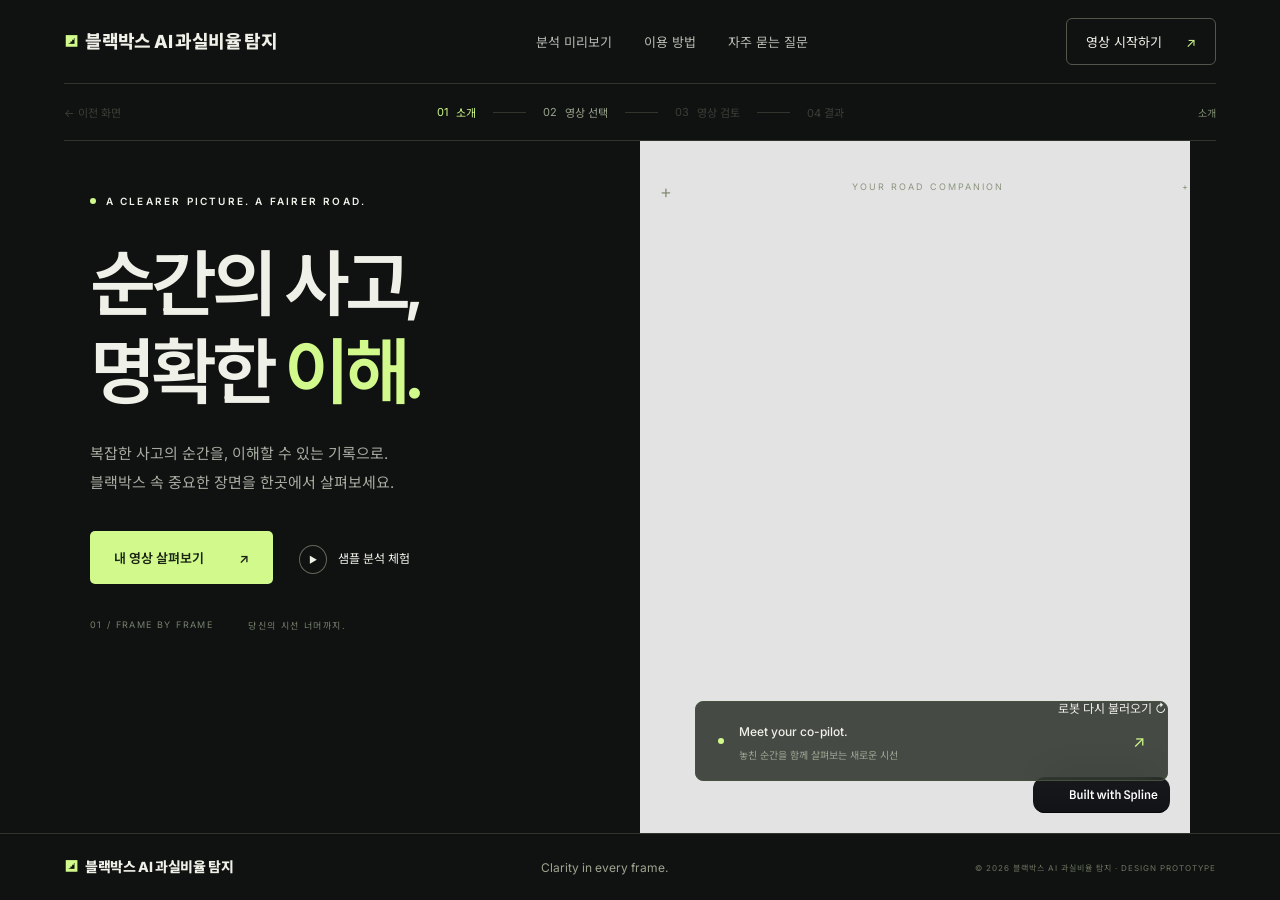
<file: index.html>
<!doctype html>
<html lang="ko"><head><meta charset="utf-8"><meta name="viewport" content="width=device-width, initial-scale=1"><title>블랙박스 AI 과실비율 탐지 — 모든 순간을 명확하게</title><meta name="description" content="블랙박스 사고 영상을 살펴보고, 중요한 순간과 기록을 정리하는 블랙박스 AI 과실비율 탐지 디자인 프로토타입."><link rel="stylesheet" href="style.css"><link rel="stylesheet" href="flow.css"><link rel="stylesheet" href="analysis.css"><link rel="stylesheet" href="refinements.css"></head>
<body><header><a class="brand" href="#"><span class="brandmark">◩</span><span class="brand-name">블랙박스 AI 과실비율 탐지</span></a><nav aria-label="주 메뉴"><a href="#experience">분석 미리보기</a><a href="#process">이용 방법</a><a href="#questions">자주 묻는 질문</a></nav><a href="#workspace" class="nav-cta">영상 시작하기 <span>↗</span></a></header>
<main><section class="hero"><div class="hero-copy"><div class="eyebrow"><i></i> A CLEARER PICTURE. A FAIRER ROAD.</div><h1>순간의 사고,<br>명확한 <span>이해.</span></h1><p>복잡한 사고의 순간을, 이해할 수 있는 기록으로.<br>블랙박스 속 중요한 장면을 한곳에서 살펴보세요.</p><div class="hero-actions"><a class="button primary" href="#workspace">내 영상 살펴보기 <span>↗</span></a><button class="text-button" id="sample-start"><span class="play">▶</span> 샘플 분석 체험</button></div><div class="hero-foot"><span>01 / FRAME BY FRAME</span><span>당신의 시선 너머까지.</span></div></div><div class="hero-visual"><div class="orb"></div><iframe id="hero-robot" data-src="robot-scene.html" title="Spline NEXBOT 3D 사고 분석 어시스턴트" frameborder="0" width="100%" height="100%" allow="fullscreen"></iframe><div class="visual-top"><span class="cross">+</span><span>YOUR ROAD COMPANION</span><span>+</span></div><div class="robot-caption"><span class="status-dot"></span><div><b>Meet your co-pilot.</b><small>놓친 순간을 함께 살펴보는 새로운 시선</small></div><span>↗</span></div></div></section>
<div class="ticker"><span>SEE THE MOMENT</span><i>✳</i><span>UNDERSTAND THE STORY</span><i>✳</i><span>MOVE FORWARD</span><i>✳</i><span>SEE THE MOMENT</span></div>
<section class="experience section" id="experience"><div class="section-heading"><div><div class="eyebrow muted">01 — THE BIG PICTURE</div><h2>기억은 흐릿해져도,<br>기록은 선명하게.</h2></div><p>장면과 사건의 흐름을 나란히.<br>복잡했던 순간이 하나의 이야기로 정리됩니다.</p></div><div class="analysis-panel"><div class="panel-toolbar"><span><i class="status-dot"></i> INCIDENT REVIEW <em>예시 화면</em></span><span>CASE #CF–0001 ↗</span></div><div class="analysis-grid"><div class="scene-wrap"><svg class="road-scene" viewBox="0 0 800 440" role="img" aria-label="교차로 차량 진입 상황을 보여주는 예시 도로 일러스트"><defs><linearGradient id="sky" x2="0" y2="1"><stop stop-color="#657a81"/><stop offset="1" stop-color="#c1c1ac"/></linearGradient><linearGradient id="road" x2="0" y2="1"><stop stop-color="#4d5553"/><stop offset="1" stop-color="#1e2526"/></linearGradient></defs><path fill="url(#sky)" d="M0 0h800v440H0z"/><g fill="#465655"><path d="M0 50h100v200H0zM110 95h85v160h-85zM620 70h85v190h-85zM715 15h85v245h-85z"/><path d="M200 120h55v145h-55zM550 110h60v150h-60z"/></g><path fill="url(#road)" d="M265 230h280L800 440H0z"/><path stroke="#bec3b7" stroke-width="3" fill="none" d="M270 235 45 440M540 235l210 205"/><path stroke="#dedcc0" stroke-width="5" stroke-dasharray="30 30" d="M360 245 275 440M445 245l75 195"/><g fill="#c6ccc0" opacity=".75"><path d="m200 298 29-15h341l22 15zM161 322l25-15h423l24 15z"/></g><g stroke="#323d3c" stroke-width="7"><path d="M235 120v160M572 108v175M235 135h160"/></g><rect x="361" y="127" width="49" height="20" rx="4" fill="#142020"/><circle cx="399" cy="137" r="5" fill="#baf16a"/><g id="car"><path d="m420 262 10-35h61l20 37 10 10v30h-111v-28z" fill="#c4cecb"/><path d="m440 232-9 29h64l-12-29z" fill="#273d40"/><rect x="416" y="281" width="18" height="7" rx="2" fill="#ff9979"/><rect x="498" y="281" width="16" height="7" rx="2" fill="#ff9979"/><path stroke="#121919" stroke-width="10" d="M421 302v10m89-10v10"/></g><rect x="398" y="215" width="136" height="107" rx="5" fill="none" stroke="#d2f995" stroke-width="2" stroke-dasharray="12 4"/><rect x="398" y="193" width="113" height="22" fill="#d2f995"/><text x="407" y="208" font-size="12" font-family="monospace" fill="#1b2917">VEHICLE 01</text><path fill="#0a1011" d="M0 423Q400 350 800 423v17H0z"/></svg><div class="camera-overlay"><span>● REC <b>FRONT CAMERA</b></span><span>ILLUSTRATIVE SCENE</span></div><div class="scene-bottom"><span id="scene-time">00:04 / 00:12</span><span>교차로 진입</span></div><div class="timeline"><div id="timeline-fill"></div></div></div><div class="insights"><div class="insight-title">사건 타임라인 <span>3 EVENTS</span></div><button class="event active" data-event="0"><span>00:04</span><div><b>교차로 진입</b><p>전방 차량의 위치와 신호를 확인합니다.</p></div><i>↗</i></button><button class="event" data-event="1"><span>00:07</span><div><b>차량 간 접근</b><p>차량의 이동 경로를 살펴봅니다.</p></div><i>↗</i></button><button class="event" data-event="2"><span>00:09</span><div><b>주요 장면 확인</b><p>상황 확인에 필요한 순간을 기록합니다.</p></div><i>↗</i></button><div class="sample-note">✳ 이해를 돕기 위한 가상 사례입니다.<br>실제 영상 분석 결과가 아닙니다.</div></div></div></div></section>
<section class="workspace section" id="workspace"><div><div class="eyebrow muted">02 — YOUR SIDE OF THE STORY</div><h2>당신의 기록에서<br>시작하세요.</h2><p>영상을 선택하고, 중요한 순간을 메모하세요.<br>파일은 서버로 전송되지 않고 이 브라우저에서 재생됩니다.</p><div class="local-label"><span>⌁</span> LOCAL VIDEO REVIEW</div></div><div class="upload-card"><input type="file" id="file" accept="video/*" hidden><div id="dropzone"><span class="upload-icon">↥</span><h3>블랙박스 영상을 놓아주세요</h3><p>또는 아래 버튼으로 파일을 선택하세요</p><button class="button primary" id="choose-file">영상 선택하기 <span>＋</span></button><small>MP4 · WEBM · MOV / 브라우저에서 재생 가능한 영상</small></div><div id="video-work" hidden><div class="file-header"><b id="filename"></b><button id="replace">다른 영상</button></div><video id="video" controls playsinline></video></div><p role="status" id="file-status"></p><div class="upload-disclaimer">현재는 영상 검토용 프로토타입입니다. 자동 사고 분석은 연결되지 않았습니다.</div></div></section>
<section class="process section" id="process"><div class="eyebrow muted">03 — SIMPLE BY DESIGN</div><h2>복잡한 순간을 정리하는<br>가장 차분한 방법.</h2><div class="steps"><article><span>01 / UPLOAD</span><h3>기록을 불러오고</h3><p>블랙박스 영상을 선택해<br>사고 전후의 흐름을 살펴보세요.</p></article><article><span>02 / REVIEW</span><h3>순간을 살펴보고</h3><p>영상을 보면서<br>사고 상황과 진행 방향을 알려주세요.</p></article><article><span>03 / ORGANIZE</span><h3>이야기를 정리하세요</h3><p>예상 과실비율과 판단 이유를 확인하고<br>분석 결과를 내려받으세요.</p></article></div></section>
<section class="faq section" id="questions"><div><div class="eyebrow muted">A LITTLE MORE CLARITY</div><h2>궁금한 점이<br>있으신가요?</h2></div><div class="faq-list"><details><summary>실제로 AI가 사고를 분석하나요?<span>＋</span></summary><p>현재 버전은 디자인과 영상 검토 흐름을 체험하는 프로토타입입니다. AI 분석, 과실 판단, 차량 자동 인식은 수행하지 않습니다. 타임라인은 별도의 가상 예시입니다.</p></details><details><summary>선택한 영상은 어디에 저장되나요?<span>＋</span></summary><p>선택한 영상은 이 브라우저 안에서만 재생되며 서버에 업로드되지 않습니다. 메모는 새로고침하면 초기화되므로 기록 내려받기로 보관하세요.</p></details><details><summary>어떤 파일을 사용할 수 있나요?<span>＋</span></summary><p>브라우저가 지원하는 MP4, WebM 등의 영상을 사용할 수 있습니다. MOV는 코덱에 따라 재생되지 않을 수 있습니다. 재생되지 않으면 MP4 형식으로 변환해 주세요.</p></details></div></section>
<section class="closing"><div class="eyebrow">EVERY FRAME TELLS A STORY.</div><h2>흔들린 순간에도,<br>흔들리지 않는 시선.</h2><a class="button primary" href="#workspace">내 기록 살펴보기 ↗</a></section></main><footer><a class="brand" href="#"><span class="brandmark">◩</span><span class="brand-name">블랙박스 AI 과실비율 탐지</span></a><span>Clarity in every frame.</span><small>© 2026 블랙박스 AI 과실비율 탐지 · DESIGN PROTOTYPE</small></footer><script src="cloud-bridge.js"></script><script src="app.js"></script><script src="flow.js"></script><script src="report-view.js"></script><script src="analysis.js"></script></body></html>
</file>
<file: style.css>
@import url('https://fonts.googleapis.com/css2?family=Inter:wght@400;500;600;700;800&family=Noto+Sans+KR:wght@400;500;600;700;800&display=swap');
:root{--bg:#101211;--panel:#191c19;--ink:#eff0e8;--muted:#92998f;--lime:#d1f98b;--line:#30352d}*{box-sizing:border-box}html{scroll-behavior:smooth;scroll-padding-top:90px}body{margin:0;background:var(--bg);color:var(--ink);font-family:Inter,'Noto Sans KR',sans-serif;-webkit-font-smoothing:antialiased}a{color:inherit;text-decoration:none}button,input,textarea{font:inherit}button,a,summary{-webkit-tap-highlight-color:transparent}button{cursor:pointer}button:focus-visible,a:focus-visible,summary:focus-visible{outline:2px solid var(--lime);outline-offset:6px}header{height:96px;display:flex;align-items:center;justify-content:space-between;margin:0 5%;border-bottom:1px solid var(--line);gap:24px}.brand{font-size:20px;letter-spacing:-.8px;font-weight:800;white-space:nowrap}.brandmark{color:var(--lime);font-size:28px;vertical-align:-2px;margin-right:6px}.brand-dot{font-size:11px;vertical-align:top;margin-left:3px}nav{display:flex;gap:32px;font-size:13px;color:#b6bcb3}.nav-cta{border:1px solid #51584b;border-radius:6px;padding:13px 19px;font-size:13px}.nav-cta span{margin-left:20px;color:var(--lime)}.hero{min-height:650px;display:grid;grid-template-columns:1fr 1fr;padding:0 5%;overflow:hidden}.hero-copy{padding-top:80px;position:relative;z-index:2}.eyebrow{font-size:10px;font-weight:600;letter-spacing:2.2px;display:flex;align-items:center;gap:10px}.eyebrow i,.status-dot{display:inline-block;width:6px;height:6px;background:var(--lime);border-radius:50%}h1{font-size:clamp(48px,5.6vw,86px);font-weight:600;letter-spacing:-5px;line-height:1.23;margin:33px 0 24px}h1 span{color:var(--lime)}.hero p,.workspace p{font-size:15px;line-height:1.9;color:#a6aca1}.hero-actions{display:flex;gap:26px;align-items:center;margin-top:34px}.button{display:inline-flex;gap:35px;justify-content:center;align-items:center;padding:17px 24px;border:0;border-radius:5px;font-size:13px;font-weight:600;transition:transform .2s,background .2s}.button:hover{transform:translateY(-3px);background:#e2ffaf}.primary{background:var(--lime);color:#1b2415}.text-button{border:0;background:none;color:var(--ink);font-size:12px;padding:12px 0}.play{border:1px solid #606958;border-radius:50%;font-size:9px;padding:8px 9px;margin-right:8px}.hero-foot{display:flex;gap:35px;color:#77816f;font-size:9px;letter-spacing:1.4px;margin:65px 0 25px}.hero-visual{position:relative;min-width:0}.hero-visual iframe{position:absolute;inset:0;z-index:1;border:0}.orb{position:absolute;width:90%;aspect-ratio:1;top:70px;background:radial-gradient(ellipse,#44542b55,transparent 65%);border:1px solid #343d2d66;border-radius:50%}.visual-top{position:absolute;top:40px;left:20px;right:0;display:flex;justify-content:space-between;font-size:9px;letter-spacing:2px;color:#8b967f;z-index:2;pointer-events:none}.cross{font-size:18px}.robot-caption{position:absolute;z-index:2;bottom:52px;left:10%;right:4%;display:flex;align-items:center;gap:15px;background:#1b211ac9;border:1px solid #45513c;border-radius:8px;padding:18px 22px;backdrop-filter:blur(20px);pointer-events:none}.robot-caption b{font-size:12px;font-weight:500}.robot-caption small{display:block;font-size:10px;color:#9ca692;margin-top:7px}.robot-caption>span:last-child{margin-left:auto;color:var(--lime)}.ticker{border-top:1px solid var(--line);border-bottom:1px solid var(--line);display:flex;justify-content:space-around;align-items:center;gap:30px;white-space:nowrap;overflow:hidden;padding:24px 0;font-size:12px;letter-spacing:3px;color:#b2b9a8}.ticker i{font-size:22px;font-style:normal;color:var(--lime)}.section{padding:100px 7%}.muted{color:#89937e}.section-heading{display:flex;justify-content:space-between;align-items:flex-end;margin-bottom:40px}h2{font-size:40px;font-weight:500;line-height:1.4;letter-spacing:-1.8px;margin:22px 0 0}.section-heading p{font-size:13px;line-height:1.9;color:var(--muted);margin-bottom:3px}.analysis-panel{border:1px solid #3c4436;border-radius:10px;overflow:hidden;background:#171b16;box-shadow:0 25px 80px #0003}.panel-toolbar{display:flex;justify-content:space-between;padding:20px 24px;font-size:10px;letter-spacing:1px;color:#bfc7b7;border-bottom:1px solid var(--line)}.panel-toolbar .status-dot{margin-right:8px}.panel-toolbar em{font-style:normal;font-size:9px;letter-spacing:0;color:#a3b88f;border:1px solid #45513c;padding:4px 7px;margin-left:10px}.analysis-grid{display:grid;grid-template-columns:1.6fr 1fr;padding:18px;gap:25px}.scene-wrap{position:relative;min-width:0;align-self:center;border-radius:5px;overflow:hidden}.road-scene{width:100%;display:block;filter:saturate(.7)}.camera-overlay{position:absolute;top:15px;left:16px;right:16px;display:flex;justify-content:space-between;font-size:8px;letter-spacing:1px;color:#e8ebda}.camera-overlay b{font-weight:400;margin-left:12px}.scene-bottom{position:absolute;bottom:22px;left:16px;right:16px;display:flex;justify-content:space-between;font-size:10px}.timeline{height:3px;background:#4c5347;position:absolute;bottom:10px;left:16px;right:16px}.timeline div{height:100%;width:33%;background:var(--lime);transition:width .3s}.insights{padding:8px 5px 0 0}.insight-title{font-size:13px;display:flex;justify-content:space-between;padding-bottom:15px}.insight-title span{font-size:8px;color:#839276;letter-spacing:1px}.event{display:flex;text-align:left;align-items:flex-start;gap:16px;width:100%;padding:17px 10px;background:transparent;color:var(--ink);border:0;border-top:1px solid #31392b}.event>span{font-size:11px;color:#8f9b82;margin-top:3px}.event b{font-size:12px;font-weight:500}.event p{font-size:10px;color:#8f9b82;line-height:1.6;margin:8px 0 0}.event i{font-style:normal;margin-left:auto;color:#849575}.event.active{background:#d1f98b0c}.event.active>span,.event.active b{color:var(--lime)}.sample-note{color:#8e9a81;font-size:10px;line-height:1.7;margin:16px 10px}.workspace{background:#e9ece1;color:#20261b;display:grid;grid-template-columns:1fr 1.15fr;gap:75px}.workspace .muted{color:#617055}.workspace p{color:#73796a;font-size:13px;margin-top:23px}.local-label{display:flex;align-items:center;gap:15px;font-size:9px;letter-spacing:1.5px;margin-top:55px;color:#65705b}.local-label span{font-size:25px}.upload-card{background:#f4f5ee;border:1px solid #ced4c3;border-radius:10px;padding:22px}#dropzone{text-align:center;border:1px dashed #aeb99f;border-radius:7px;padding:28px 15px}#dropzone.drag{background:#d8ebbc}.upload-icon{display:inline-flex;align-items:center;justify-content:center;border:1px solid #c7cfbe;border-radius:50%;width:46px;height:46px;font-size:26px}h3{font-size:17px;font-weight:500;letter-spacing:-.5px}#dropzone p{font-size:11px;margin:8px 0 23px}#dropzone small{display:block;font-size:9px;color:#838c78;margin-top:20px}.upload-disclaimer{font-size:10px;line-height:1.7;color:#79836d;margin:15px 0 0}#file-status{font-size:12px;color:#9c381a}#file-status:empty{display:none}.file-header{display:flex;justify-content:space-between;gap:15px;font-size:12px;margin-bottom:12px}.file-header b{overflow-wrap:anywhere}.file-header button{border:0;background:none;color:#64734f;white-space:nowrap}video{width:100%;max-height:280px;background:#111;border-radius:5px}label{display:block;font-size:12px;margin:18px 0 9px}textarea{width:100%;min-height:70px;resize:vertical;border:1px solid #c6ceba;background:#fff9;border-radius:5px;padding:12px;font-size:12px}.note-actions{display:flex;align-items:center;justify-content:space-between;gap:10px}.note-actions .button{padding:12px;font-size:11px}.note-actions .text-button{color:#4f5b42;font-size:11px}#notes{list-style:none;padding:0;font-size:12px}#notes li{border-top:1px solid #d2d8c9;padding:12px 0;overflow-wrap:anywhere}#notes button{background:none;border:0;color:#6a7e50;margin-right:12px}.steps{display:grid;grid-template-columns:repeat(3,1fr);margin-top:50px;border-top:1px solid var(--line)}.steps article{padding:32px 28px 0 0}.steps article+article{border-left:1px solid var(--line);padding-left:35px}.steps span{font-size:10px;color:#a3b28e;letter-spacing:1px}.steps h3{font-size:23px;margin-top:30px}.steps p{font-size:13px;line-height:1.9;color:var(--muted)}.faq{border-top:1px solid var(--line);display:grid;grid-template-columns:1fr 1.3fr;gap:80px}.faq-list{padding-top:10px}details{border-bottom:1px solid var(--line)}summary{list-style:none;cursor:pointer;font-size:14px;padding:23px 0;display:flex;justify-content:space-between;gap:20px}summary::-webkit-details-marker{display:none}summary span{color:var(--lime)}details p{font-size:12px;line-height:1.9;color:var(--muted);padding-bottom:15px}details[open] summary span{transform:rotate(45deg)}.closing{text-align:center;background:radial-gradient(ellipse at 50% 100%,#35412555,transparent 75%);padding:70px 20px 90px;border-top:1px solid var(--line)}.closing .eyebrow{justify-content:center;color:#929d86}.closing h2{font-size:46px;margin:28px 0 35px}footer{display:flex;justify-content:space-between;align-items:center;gap:20px;padding:35px 5%;border-top:1px solid var(--line)}footer .brand{font-size:16px}footer>span{font-size:12px;color:#9da591}footer small{font-size:8px;color:#69745f;letter-spacing:1px}@media(min-width:1600px){main,header,footer{max-width:1600px;margin-left:auto;margin-right:auto}}@media(max-width:900px){nav{gap:17px}h1{letter-spacing:-3px}.hero{min-height:600px}.hero-copy{padding-top:65px}.hero-actions{gap:15px}.button{gap:18px;padding:15px 18px}.hero-foot{gap:15px}.robot-caption{left:0;right:0}.analysis-grid{grid-template-columns:1.3fr 1fr;gap:15px}.event{gap:9px;padding:12px 5px}.section{padding:75px 5%}.workspace{gap:35px}.faq{gap:35px}}@media(max-width:650px){header{height:77px}.brand{font-size:16px}nav{display:none}.nav-cta{font-size:11px;padding:10px 12px}.nav-cta span{margin-left:8px}.hero{grid-template-columns:1fr;padding:0 6%}.hero-copy{padding-top:48px}h1{font-size:59px;letter-spacing:-3px;margin-top:25px}.hero p{font-size:13px}.hero-foot{margin-top:35px}.hero-visual{height:430px;margin-top:-10px}.visual-top{top:10px;left:0}.robot-caption{bottom:20px;left:5%;right:5%}.orb{top:15px}.ticker{justify-content:flex-start;font-size:10px;padding:18px 20px}.section-heading{display:block}.section-heading p{margin-top:25px}h2{font-size:32px}.analysis-grid{grid-template-columns:1fr;padding:12px}.panel-toolbar{padding:16px 12px;font-size:8px}.panel-toolbar em{margin-left:5px}.insights{padding:10px}.event{padding:18px 7px;gap:20px}.workspace,.faq{grid-template-columns:1fr;gap:32px}.local-label{margin-top:24px}.upload-card{padding:14px}.steps{grid-template-columns:1fr;margin-top:35px}.steps article,.steps article+article{padding:25px 0;border-left:0;border-bottom:1px solid var(--line)}.steps h3{margin:18px 0 12px}.steps p{margin:0 0 15px}.closing h2{font-size:35px}footer{flex-wrap:wrap}footer small{width:100%}.section{padding:65px 6%}}@media(prefers-reduced-motion:reduce){html{scroll-behavior:auto}*{transition:none!important}}
</file>
<file: flow.css>
[hidden]{display:none!important}
html:has(.screen-app){height:100%;scroll-behavior:auto}
.screen-app{height:100dvh;display:flex;flex-direction:column;overflow:hidden}
.screen-app header{flex:0 0 84px;width:90%;margin:0 auto}
.screen-app main{position:relative;flex:1;min-height:0;width:100%;max-width:none;overflow:hidden}
.screen-app main>section{height:100%;overflow-y:auto;overscroll-behavior:contain;scrollbar-width:thin;scrollbar-color:#637451 transparent}
.screen-app .hero{min-height:0;padding:0 7%;grid-template-columns:1fr 1fr}
.screen-app .hero-copy{padding-top:clamp(25px,6vh,85px)}
.screen-app .hero-visual{min-height:430px}
.screen-app .hero-foot{margin-top:35px}
.screen-app .section{padding:35px 7% 30px}
.screen-app h2{font-size:34px}
.screen-app .section-heading{margin-bottom:25px}
.screen-app .workspace{align-items:center;gap:60px}
.screen-app .faq{border:0;align-content:center}
.screen-app .process .steps{margin-top:35px}
.screen-app footer{flex:0 0 57px;width:100%;padding:16px 5%;margin:0;max-width:none}
.screen-app .closing{display:none}
.screen-bar{display:flex;align-items:center;justify-content:space-between;gap:20px;margin:0 5%;height:57px;flex-shrink:0;border-bottom:1px solid var(--line)}
.screen-bar button{border:0;background:none;color:#99a58c;font-size:11px;padding:10px 0}
.screen-bar button:disabled{opacity:.3;cursor:default}
.screen-bar .back-screen{min-width:90px;text-align:left}
.screen-steps{display:flex;align-items:center;gap:17px}
.screen-steps button{display:flex;gap:8px;align-items:center}
.screen-steps button[aria-current]{color:var(--lime)}
.screen-steps i{width:33px;height:1px;background:var(--line)}
.screen-counter{font-size:10px;color:#829173;min-width:90px;text-align:right}
.screen-next{margin-top:26px;display:flex;justify-content:flex-end}
.screen-app .faq .screen-next{grid-column:2}
.screen-app header nav a[aria-current]{color:var(--lime)}
.review-heading{display:flex;justify-content:space-between;align-items:center;gap:20px;margin-bottom:22px}
.review-heading h2{margin-top:12px}
.review-badge{font-size:10px;color:#9aaa86;letter-spacing:1px}
.review-content{max-width:1200px;margin:0 auto;background:#e9ece1;color:#20261b}
.review-content #video-work{display:grid;grid-template-columns:1.3fr 1fr;column-gap:28px}
.review-content .file-header{grid-column:1/-1}
.review-content video{grid-column:1;grid-row:2/7;max-height:380px;align-self:start}
.review-content label{grid-column:2;margin-top:0}
.review-content textarea{grid-column:2;min-height:92px}
.review-content .note-actions,.review-content #notes{grid-column:2}
.review-content #notes{max-height:145px;overflow:auto;margin-bottom:0}
.resume{color:#4a6037!important;display:block;margin:10px auto 0}
#upload-status{font-size:12px;color:#9c381a}#upload-status:empty{display:none}
.screen-app .workspace .upload-disclaimer{max-width:500px}
@media(min-width:1000px) and (max-height:850px){.screen-app h1{font-size:64px;margin:20px 0}.screen-app .hero-copy{padding-top:25px}.screen-app .hero-actions{margin-top:20px}.screen-app .hero-foot{margin-top:25px}.screen-app .hero-visual{min-height:350px}.screen-app .section{padding-top:25px}.screen-app .experience h2{font-size:28px}.screen-app .section-heading{margin-bottom:20px}.screen-app .road-scene{max-height:300px}.screen-app .section-heading h2{margin-top:10px}}
@media(max-width:650px){.screen-app header{flex-basis:70px}.screen-bar{height:53px;gap:10px}.screen-counter{display:none}.screen-steps{gap:10px}.screen-steps i{width:15px}.screen-steps button{font-size:10px;gap:4px}.screen-app .section{padding:26px 6%}.screen-app .hero{grid-template-columns:1fr;grid-template-rows:auto 340px;padding:0 6%}.screen-app .hero-copy{padding-top:24px}.screen-app .hero-visual{height:340px;min-height:340px}.screen-app h1{font-size:48px;margin:20px 0}.screen-app .hero-foot{margin:25px 0 10px}.screen-app .hero-actions{margin-top:22px}.screen-app footer{flex-basis:40px;padding:12px 5%}.screen-app footer .brand{font-size:12px}.screen-app footer>span{font-size:10px}.screen-app footer small{display:none}.screen-app .workspace{display:block}.screen-app .workspace .upload-card{margin-top:25px}.screen-app .workspace h2{font-size:30px}.screen-app .workspace .local-label{display:none}.screen-app .faq{display:block}.screen-app .faq-list{margin-top:20px}.screen-app h2{font-size:29px}.review-content #video-work{display:block}.review-content label{margin-top:17px}.review-content video{max-height:260px}.review-heading h2{font-size:26px}.review-badge{display:none}.screen-app .hero-visual .robot-caption{bottom:12px}}
</file>
<file: analysis.css>
.engine-config{grid-column:1;align-self:start;margin-top:20px;border-top:1px solid #c6ceba;padding-top:18px;color:#37482c}.screen-app .workspace{grid-template-rows:auto 1fr;column-gap:45px;row-gap:0;align-content:center}.workspace>div:first-child{grid-column:1;grid-row:1}.workspace>.upload-card{grid-column:2;grid-row:1/3;align-self:center}.engine-line{display:flex;align-items:center;gap:9px;flex-wrap:wrap;font-size:10px}.engine-line b{letter-spacing:1.4px}.engine-light{width:7px;height:7px;border-radius:50%;background:#9eaa91}.engine-light.ready{background:#649723;box-shadow:0 0 0 4px #b8d29855}.engine-line>span:last-child{font-size:11px}.engine-config summary{font-size:12px;color:#445937}.engine-config summary span{color:#526f3c}.engine-config p{font-size:11px;line-height:1.8}.engine-config input{width:100%;background:#f4f6ee;border:1px solid #c4cfb7;color:#24301e;border-radius:5px;padding:11px;font-size:12px}.engine-config .button{margin-top:16px;padding:11px 17px}.engine-config label{font-size:11px}.engine-local a{color:#3f6226;text-decoration:underline}.analysis-form{max-width:1200px;margin:22px auto 0;border:1px solid var(--line);border-radius:8px;padding:23px;background:#181e16}.analysis-form-heading{display:flex;align-items:center;justify-content:space-between;gap:12px}.analysis-form h3{font-size:22px;margin:13px 0 5px}.engine-state-mini{font-size:10px;color:#a6b98d}.analysis-form textarea{background:#11170f;color:#edf3e5;border-color:#3a4831;min-height:90px}.analysis-options{display:grid;grid-template-columns:1fr 1fr;gap:20px}.analysis-options select{width:100%;padding:12px;background:#11170f;color:#edf3e5;border:1px solid #3a4831;border-radius:5px;font-size:12px}.analysis-caption{font-size:11px;color:#95a289;line-height:1.8}.checkbox-label{display:flex;align-items:center;gap:10px;font-size:12px;margin-top:18px}.checkbox-label input{accent-color:var(--lime);width:16px;height:16px}.analyze-submit{display:flex;align-items:center;gap:20px;margin-top:22px}.analyze-submit span{font-size:10px;color:#8fa47b;overflow-wrap:anywhere}button:disabled{cursor:not-allowed;opacity:.45;transform:none!important}.processing-screen{display:flex;align-items:center;justify-content:center}.processing-inner{width:min(600px,100%);text-align:center}.processing-inner .eyebrow{justify-content:center}.scan-ring{width:85px;height:85px;margin:0 auto 35px;border:1px solid #6d894f;border-radius:50%;display:grid;place-items:center;font-size:35px;color:var(--lime);box-shadow:0 0 50px #b9ed7820;animation:breathe 2.5s ease-in-out infinite}.processing-inner h2{margin-bottom:30px}.processing-inner>p{font-size:13px;color:#a7b69b;line-height:1.8}.processing-inner progress{width:100%;height:8px;accent-color:var(--lime);margin-top:15px}.processing-meta{display:flex;justify-content:space-between;font-size:10px;color:#8c9b7f;margin:15px 0 25px}.processing-inner .text-button{margin-top:15px}.processing-inner .button{display:block;margin:15px auto}.result-notice{padding:14px 18px;background:#d1f98b0a;border:1px solid #465639;border-radius:6px;color:#b1c59c;font-size:11px;line-height:1.8;margin-bottom:20px}.result-summary{display:grid;grid-template-columns:2fr 1fr;gap:20px;margin-bottom:20px}.result-summary article,.result-block{background:#1a2017;border:1px solid #35402e;border-radius:8px;padding:23px}.result-summary article>span{font-size:11px;color:#99aa87}.result-summary h3{font-size:22px;margin:15px 0}.result-summary p,.result-block p,.result-block li{font-size:12px;line-height:1.9;color:#a9b59e}.result-summary strong{display:block;color:var(--lime);font-size:45px;margin:17px 0 5px}.result-grid{display:grid;grid-template-columns:1fr 1fr;gap:20px;margin:20px 0}.result-block h3{margin:0 0 15px;font-size:18px}.result-block a{font-size:12px;color:var(--lime)}.fault-ratios{display:grid;grid-template-columns:1fr 1fr;gap:20px;margin:20px 0}.fault-ratios article{border-left:2px solid var(--lime);padding-left:20px}.fault-ratios strong{font-size:48px;color:var(--lime)}.fault-ratios article+article{border-color:#8a9b7b}.fault-ratios article+article strong{color:#c3ccbc}#risk-image{width:100%;border-radius:5px;margin-top:15px}#analyzed-player{max-height:500px;margin-top:12px}.result-actions{display:flex;gap:25px;flex-wrap:wrap;align-items:center;margin:25px 0}.result-actions .text-button:last-child{margin-left:auto;color:#d6a791}#analysis-error,#result-status{font-size:12px;color:#dec19b;line-height:1.7}#analysis-error:empty,#result-status:empty{display:none}.screen-app .review-screen{padding-bottom:45px}@keyframes breathe{50%{box-shadow:0 0 65px #b9ed7838;transform:scale(1.04)}}@media(prefers-reduced-motion:reduce){.scan-ring{animation:none}}@media(max-width:650px){.engine-config{margin-top:25px}.analysis-form{padding:18px}.analysis-form-heading{display:block}.engine-state-mini{display:block;margin-top:15px}.analysis-options,.result-summary,.result-grid{grid-template-columns:1fr}.analyze-submit{flex-direction:column;align-items:stretch;gap:12px}.screen-steps{gap:6px}.screen-steps i{width:9px}.screen-bar .back-screen{min-width:64px;font-size:10px}.screen-steps button{font-size:9px}.result-actions{gap:15px}.result-actions .text-button:last-child{margin-left:0}.result-summary article,.result-block{padding:18px}.fault-ratios strong{font-size:36px}.processing-meta{gap:10px;font-size:9px}.processing-inner h2{font-size:29px}}
</file>
<file: refinements.css>
.review-content #video-work{grid-template-columns:minmax(0,1.1fr) minmax(0,1fr);gap:22px 32px;align-items:start}
.review-content #video-work>.file-header{margin:0}
.review-content #video-work>video{grid-column:1;grid-row:2;max-height:520px;position:sticky;top:0}
.review-content #analysis-form{grid-column:2;grid-row:2;margin:0;padding:0;border:0;background:transparent;color:#20291c;min-width:0}
.review-content #analysis-form .eyebrow{font-size:9px;color:#68785b}
.review-content #analysis-form h3{font-size:25px;margin:12px 0 20px;line-height:1.35}
.review-content #analysis-form label{grid-column:auto;margin-top:15px;color:#425237}
.review-content #analysis-form textarea{min-height:190px;background:#f9faf4;border-color:#bac6ae;color:#26321f;font-size:15px;line-height:1.75}
.review-content #analysis-form .analysis-options{grid-template-columns:1fr}
.review-content #analysis-form select{background:#f9faf4;border-color:#bac6ae;color:#26321f}
.review-content #analysis-form .analysis-caption{font-size:11px;color:#6b775f}
.review-content #analysis-form .engine-state-mini{color:#54753a;white-space:nowrap}
.review-content #analysis-form .analyze-submit{display:block;margin-top:20px}
.review-content #analysis-form .analyze-submit .button{width:100%;font-size:15px;padding:18px}
.review-content #analyze-help{display:block;margin-top:10px;color:#657558;font-size:10px}
.review-content #analysis-error{color:#a14c22}
.accident-settings{border-color:#c2ccb9;margin-top:12px}
.accident-settings summary{padding:15px 0;color:#415735;font-size:12px}
.accident-settings summary span{color:#536f3e}
.accident-settings .checkbox-label{align-items:flex-start}
.accident-settings .analysis-caption{margin:14px 0}
.fault-focus{padding:0!important;overflow:hidden;background:#192016;display:grid;grid-template-columns:minmax(320px,.9fr) minmax(0,1.1fr);border-color:#4e613e}
.verdict-hero{padding:32px;background:linear-gradient(145deg,#25321d,#192116);display:flex;flex-direction:column;justify-content:center}
.verdict-kicker{font-size:14px;letter-spacing:1px;color:#c8ec9b;margin-bottom:16px}
.fault-focus .verdict-type{font-size:23px;line-height:1.5;margin:0}
.verdict-ratios{display:grid;grid-template-columns:1fr 1fr;gap:20px;margin:33px 0 24px}
.party-label{font-size:12px;letter-spacing:2px;color:#b4c3a4}
.verdict-party h4{font-size:17px;font-weight:500;line-height:1.55;margin:10px 0 8px;min-height:52px}
.party-value{display:flex;align-items:baseline;gap:5px;letter-spacing:-4px;color:var(--lime)}
.party-value strong{font-size:clamp(66px,7vw,112px);font-weight:600;line-height:1.1}
.party-value>span{font-size:28px;letter-spacing:0}
.party-b .party-value{color:#d8e0d0}
.fault-focus .verdict-party p{font-size:13px;color:#a9b99a;margin:12px 0 0}
.ratio-visual{height:9px;display:flex;gap:4px;border-radius:9px;overflow:hidden}
.ratio-a{background:var(--lime)}.ratio-b{background:#6d835a}
.fault-focus .verdict-headline{font-size:21px;line-height:1.6;color:#e5efda;margin:23px 0 8px;font-weight:500}
.verdict-reasons{padding:32px}
.fault-focus .verdict-reasons h3{font-size:27px;margin:15px 0 19px}
.fault-focus .verdict-reasons .basis-line{font-size:13px;color:#a0b38f;line-height:1.7;margin-bottom:16px}
.fault-focus .verdict-reasons .plain-reason{font-size:17px;color:#e1e8da;line-height:1.9;margin:0 0 22px;word-break:keep-all}
.situation-quote{border-left:2px solid #718c54;padding-left:16px;margin-bottom:23px}
.situation-quote>span{font-size:11px;color:#97ab83}
.fault-focus .situation-quote>p{font-size:14px;line-height:1.8;color:#bdcbb0;margin:8px 0 0;overflow-wrap:anywhere}
.legal-basis{display:grid;gap:15px}
.legal-basis article{border-top:1px solid #37462d;padding-top:15px}
.fault-focus .legal-basis a{font-size:14px;color:#d0edaa;line-height:1.7}
.fault-focus .legal-basis p{font-size:14px;color:#b6c5a8;line-height:1.85;margin:7px 0 0}
.fault-focus .legal-note{font-size:11px;color:#8fa27e;line-height:1.8;margin-top:22px}
.verdict-check{grid-column:1/-1;border-top:1px solid #3e4e32;padding:22px 32px;background:#131b10}
.verdict-check>b{font-size:14px;color:#c4d6b3}
.fault-focus .verdict-check>p{font-size:15px;margin:8px 0 0;color:#aabd97}
.verdict-check summary{font-size:12px;padding:16px 0}
.verdict-check details{border:0}
.fault-focus.held{display:block;padding:35px!important}
.fault-focus.held h3{font-size:31px;line-height:1.5}
.fault-focus.held p{font-size:18px;line-height:1.9}
.result-diagnostics{border:1px solid #35432c;border-radius:8px;margin:24px 0;padding:0 22px}
.result-diagnostics>summary{font-size:15px;padding:22px 0}
.result-diagnostics .result-summary{margin-top:5px}
.result-diagnostics .result-grid{margin-bottom:22px}
.results-screen .review-heading{margin-bottom:25px}
.results-screen .result-notice{font-size:11px;margin-top:20px}
@media(max-width:1000px){.fault-focus{grid-template-columns:1fr}.verdict-hero{padding:28px}.verdict-reasons{padding:28px}.verdict-party h4{min-height:0}.party-value strong{font-size:84px}.verdict-ratios{margin:25px 0 20px}}
@media(max-width:760px){.review-content #video-work{display:block}.review-content #video-work>video{position:static;max-height:300px;margin:15px 0 25px}.review-content #analysis-form{display:block}.review-content #analysis-form h3{font-size:23px}.review-content #analysis-form textarea{min-height:160px}.review-content #analysis-form .analysis-form-heading{display:flex}.review-content .file-header{margin-bottom:10px}.party-value strong{font-size:70px}.verdict-hero,.verdict-reasons{padding:23px}.verdict-check{padding:20px 23px}.fault-focus .verdict-reasons .plain-reason{font-size:16px}.fault-focus .verdict-reasons h3{font-size:24px}.verdict-party h4{font-size:15px}.party-value>span{font-size:23px}.result-diagnostics{padding:0 15px}}

/* Korean site name */
header .brand,footer .brand{display:flex;align-items:center;gap:8px;white-space:normal;min-width:0}
.brand .brandmark{flex-shrink:0;margin-right:0}
.brand-name{word-break:keep-all;line-height:1.4}
header .brand-name{font-size:18px;letter-spacing:-.6px}
footer .brand-name{font-size:14px;letter-spacing:-.4px}
@media(max-width:1100px){header nav{gap:14px;font-size:12px}header{gap:16px}header .brand-name{font-size:16px}}
@media(max-width:850px){header nav{display:none}}
@media(max-width:650px){header .brand{flex:1;gap:6px}header .brand-name{font-size:14px;max-width:180px}header .brandmark{font-size:23px}header .nav-cta{flex-shrink:0}.screen-app footer .brand-name{font-size:12px}.screen-app footer>span{display:none}.screen-app footer small{display:none}}

.robot-recovery{position:absolute;right:24px;bottom:105px;z-index:5}.robot-recovery button{font-size:12px}

.conditional-result{padding:0!important;overflow:hidden;border:1px solid #4e613e;border-radius:8px;background:#192016}
.conditional-panel{border:0!important;border-radius:0!important}
.reference-tabs{display:flex;align-items:center;gap:12px;flex-wrap:wrap;padding:18px 32px;border-bottom:1px solid #3e4e32;background:#131b10}
.reference-tabs>span{font-size:13px;color:#b6c5a8;margin-right:auto}
.reference-tab{border:1px solid #526542;border-radius:6px;padding:10px 15px;color:#dce8d1;background:transparent;font-size:13px}
.reference-tab[aria-pressed=true]{background:#d1f98b;color:#182311;border-color:#d1f98b}
.fault-focus .reference-condition{font-size:14px;line-height:1.8;color:#d5e5c3;border-left:3px solid #a7cb7b;padding-left:14px;margin-top:20px}
.reference-source{font-size:14px;color:#d1f98b;display:inline-block;margin:5px 0 20px}
.conditional-result .verdict-check{line-height:1.9;color:#b6c5a8}
@media(max-width:760px){.reference-tabs{padding:16px 23px}.reference-tabs>span{flex-basis:100%}}

.conditional-panel .verdict-hero{justify-content:flex-start}.reference-more-laws{font-size:13px;line-height:1.8;color:#b6c5a8}.reference-more-laws summary{font-size:13px;padding:15px 0}.reference-more-laws a{color:#d1f98b}

.vehicle-mapping{display:grid;gap:10px;margin-top:15px;font-size:13px;color:#c9dbb9}.vehicle-mapping select{width:100%;padding:12px;border:1px solid #526542;border-radius:6px;background:#141e10;color:#e7f2de;font:inherit}.conditional-panel .party-label{letter-spacing:0}
</file>
